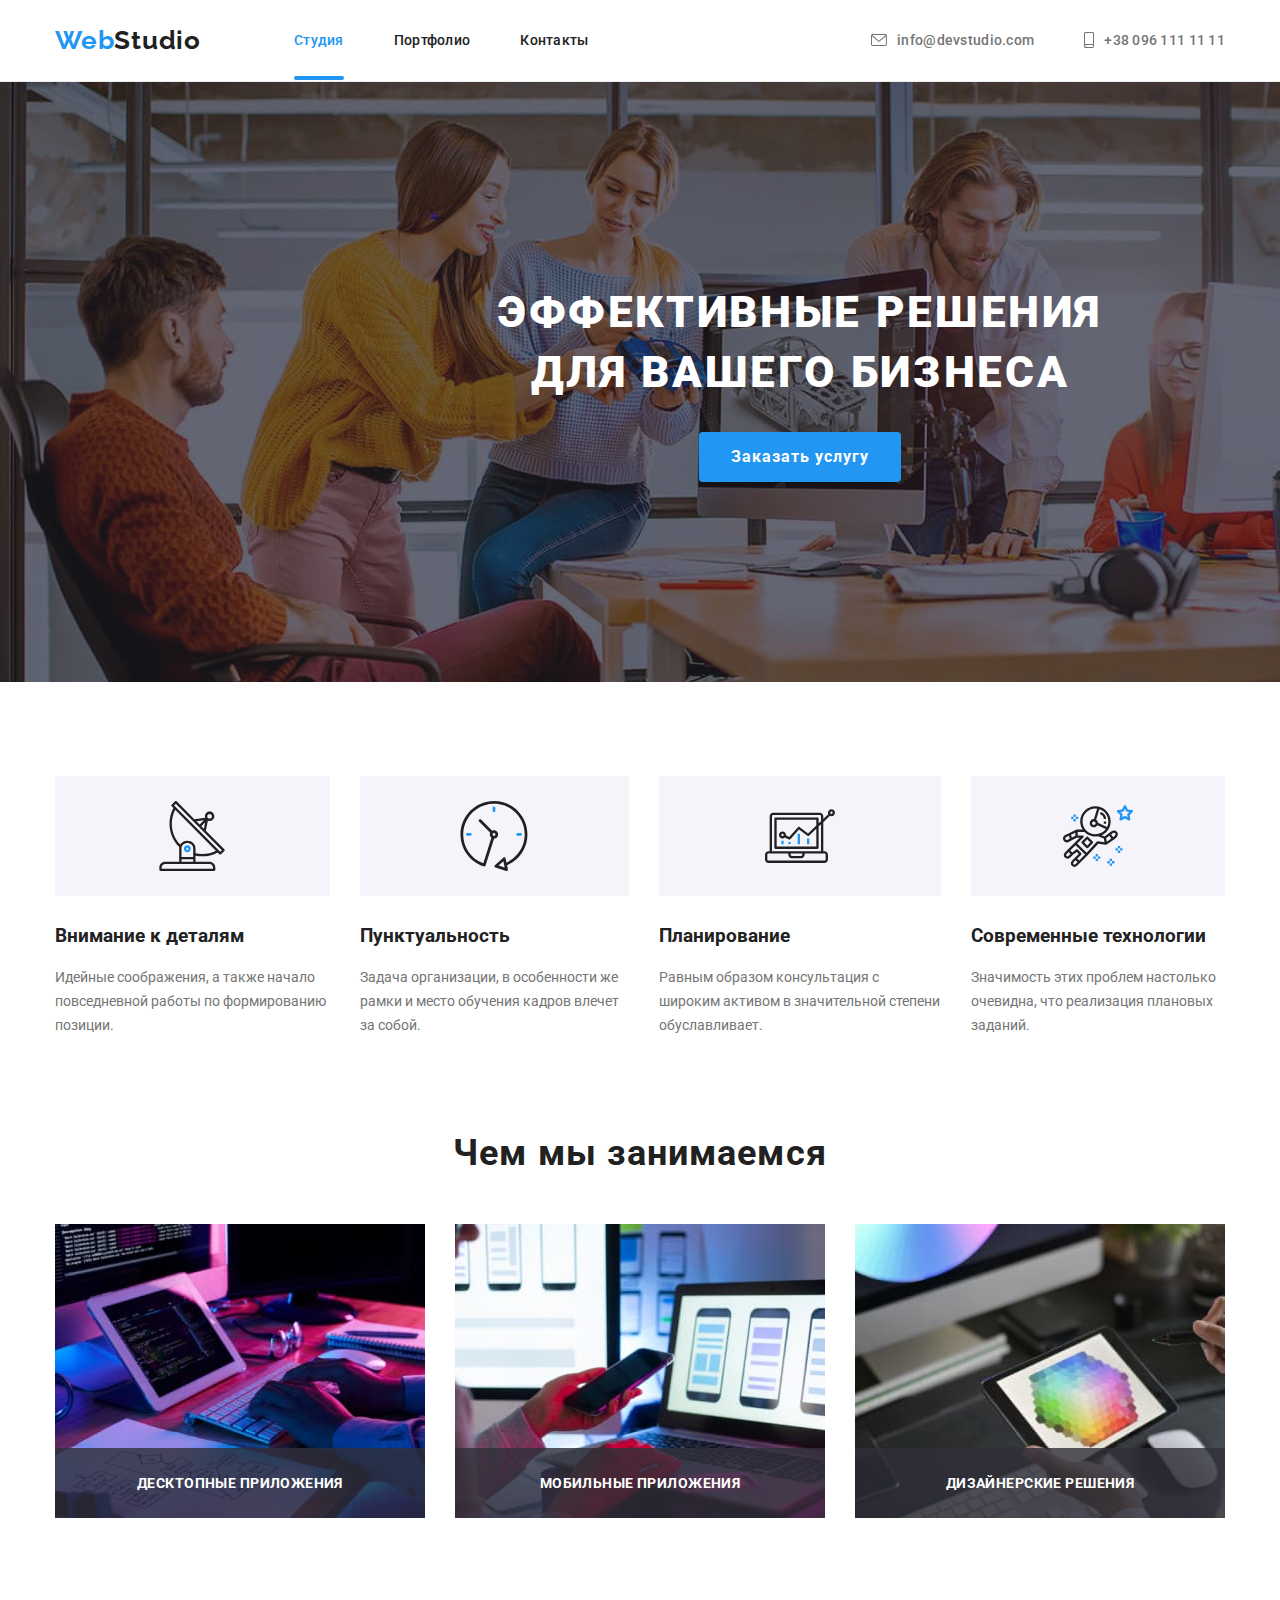
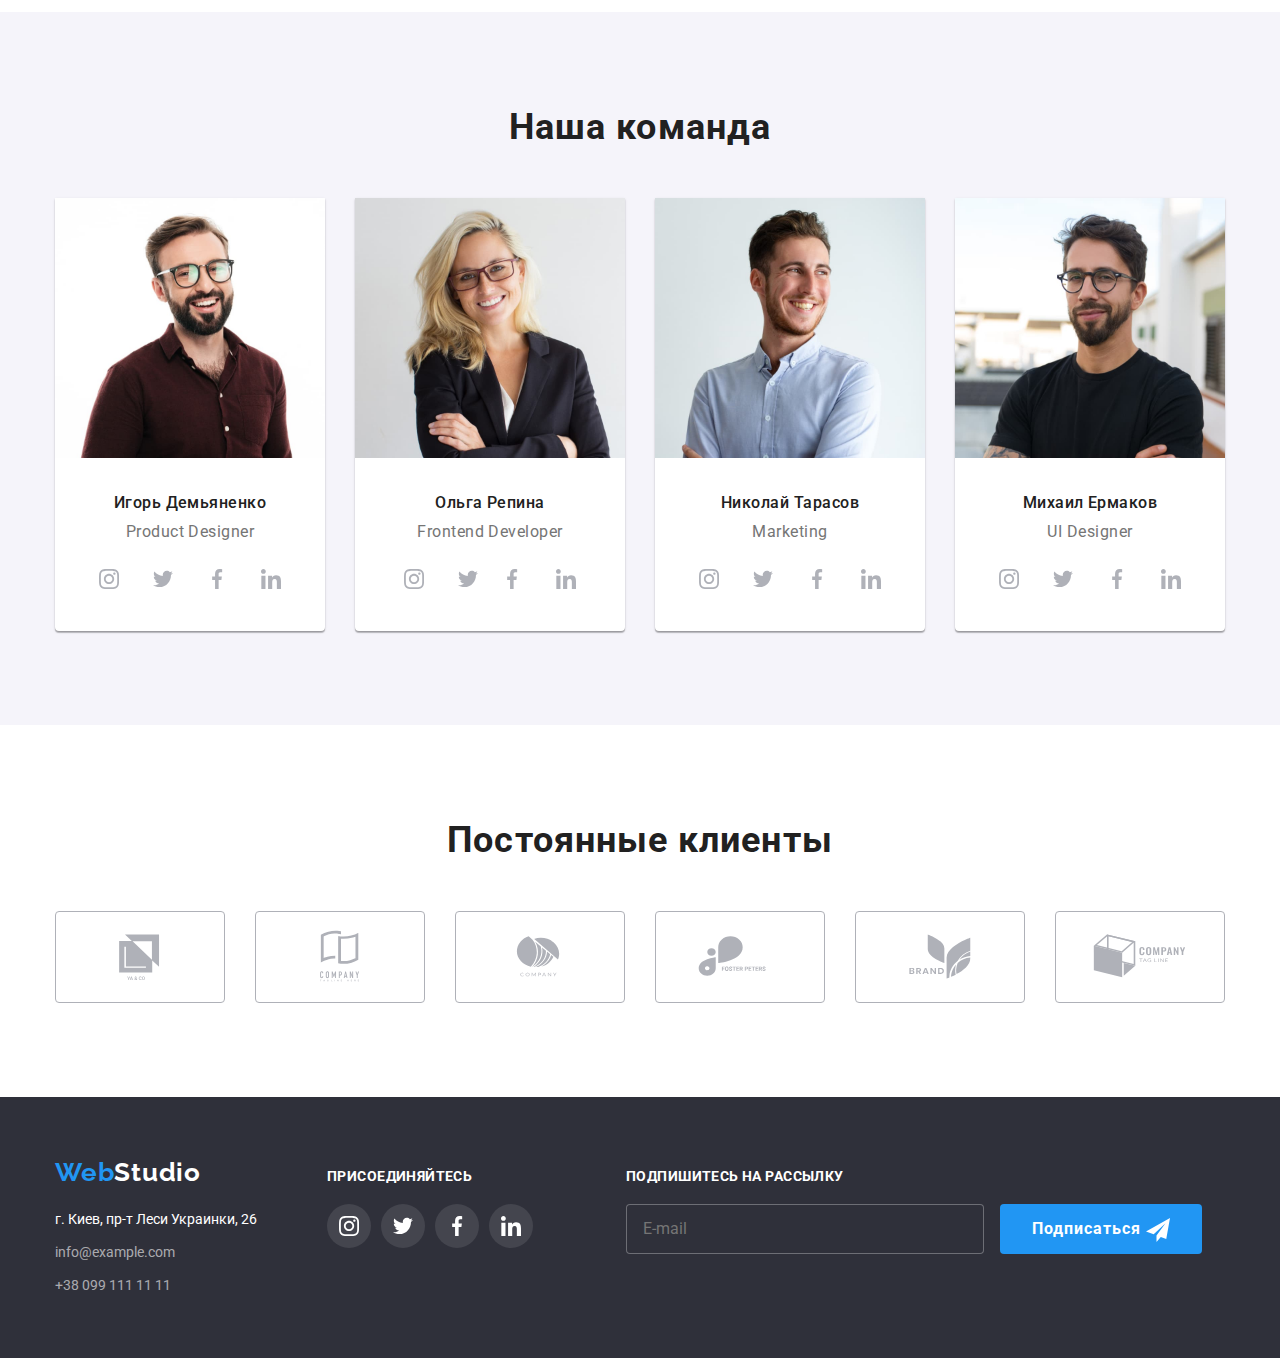
<file: index.html>
<!DOCTYPE html>
<html lang="ru">
<head>
    <meta charset="UTF-8">
    <meta http-equiv="X-UA-Compatible" content="IE=edge">
    <meta name="viewport" content="width=device-width, initial-scale=1.0">
    <title>Студия</title>
    <link rel="stylesheet" href="https://cdnjs.cloudflare.com/ajax/libs/modern-normalize/1.0.0/modern-normalize.css">
    <link rel="preconnect" href="https://fonts.gstatic.com">
    <link href="https://fonts.googleapis.com/css2?family=Raleway:wght@700&family=Roboto:wght@400;500;700;900&display=swap"
        rel="stylesheet">
    <link rel="stylesheet" href="./css/main.min.css">
</head>

<body>
    <header class="header">
        <div class="container header__container">
            <nav class="nav">
                <a class="logo" href="./index.html"> Web<span class="logo__span--color--black">Studio</span></a>
            
                <ul class="nav__list header__nav">
                    <li class="nav__item">
                        <a class="nav__link link nav__link--current" href="./index.html">Студия</a>
                    </li>
                    <li class="nav__item">
                        <a class="nav__link link" href="./portfolio.html">Портфолио</a>
                    </li>
                    <li class="nav__item">
                        <a class="nav__link link" href="">Контакты</a>
                    </li>
                </ul>
            </nav>
            
            <ul class="contacts__list">
                <li class="contacts__item">
                    <a class="contacts__link link" href="mailto:info@devstudio.com">
                        <svg class="contacts__icon mail-icon">
                            <use href="./images/symbol-defs.svg#icon-envelope"></use>
                        </svg>
                        info@devstudio.com
                    </a>
                </li>
                <li class="contacts__list">
                    <a class="contacts__link link" href="tel:+380961111111">
                        <svg class="contacts__icon tell-icon">
                            <use href="./images/symbol-defs.svg#icon-smartphone"></use>
                        </svg>
                        +38 096 111 11 11
                    </a>
                </li>
            </ul>
        </div>
    </header>

    <main>
        <!--Герой-->
        <section class="hero">
            <div class="container hero__container">
                <h1 class="hero__title">Эффективные решения<br> для вашего бизнеса</h1>
                <button class="order-button hero__order-button" type="button" data-modal-open>Заказать услугу</button>
            </div>
        </section>

        <!--Наши качества-->
        <section class="quality section">
            <div class="container">
                <ul class="quality__list">
                    <li class="quality__item">
                        <div class="quality__icon">
                            <svg width="70" height="70">
                                <use href="./images/symbol-defs.svg#icon-antenna"></use>
                            </svg>
                        </div>
                        <h3 class="quality__title">Внимание к деталям</h3>
                        <p class="quality__desc">Идейные соображения, а также начало повседневной работы по формированию позиции.</p>
                    </li>
                
                    <li class="quality__item">
                        <div class="quality__icon">
                            <svg width="70" height="70">
                                <use href="./images/symbol-defs.svg#icon-clock"></use>
                            </svg>
                        </div>
                        <h3 class="quality__title">Пунктуальность</h3>
                        <p class="quality__desc">Задача организации, в особенности же рамки и место обучения кадров влечет за собой.</p>
                    </li>
                
                    <li class="quality__item">
                        <div class="quality__icon">
                            <svg width="70" height="70">
                                <use href="./images/symbol-defs.svg#icon-diagram"></use>
                            </svg>
                        </div>
                        <h3 class="quality__title">Планирование</h3>
                        <p class="quality__desc">Равным образом консультация с широким активом в значительной степени обуславливает.</p>
                    </li>
                
                    <li class="quality__item">
                        <div class="quality__icon">
                            <svg width="70" height="70">
                                <use href="./images/symbol-defs.svg#icon-astronaut"></use>
                            </svg>
                        </div>
                        <h3 class="quality__title">Современные технологии</h3>
                        <p class="quality__desc">Значимость этих проблем настолько очевидна, что реализация плановых заданий.</p>
                    </li>
                </ul>
            </div>
        </section>

        <!--Чем занимаемся-->
        <section class="work section">
            <div class="container">
                <h2 class="work__title">Чем мы занимаемся</h2>
                
                <ul class="work__list">
                    <li class="work__item">
                        <img class="work__image" src="./images/box1.jpg" alt="Планшет на столе" width="370">
                        <div class="work__label">Десктопные приложения</div>
                    </li>
                
                    <li class="work__item">
                        <img class="work__image" src="./images/box2.jpg" alt="Смартфон в руках" width="370">
                        <div class="work__label">Мобильные приложения</div>
                    </li>
                
                    <li class="work__item">
                        <img class="work__image" src="./images/box3.jpg" alt="Графический планшет" width="370">
                        <div class="work__label">Дизайнерские решения</div>
                    </li>
                </ul>
            </div>
        </section>

        <!--Наша команда-->
        <section class="team section">
            <div class="container">
                <h2 class="team__title">Наша команда</h2>
                
                <ul class="team__list">
                    <li class="team__item">
                        <img class="team__image" src="./images/img.jpg" alt="Фото Игоря Демьяненко" width="270">
                        <div class="team__desc">
                            <h3 class="team__name">Игорь Демьяненко</h3>
                            <p class="team__position">Product Designer</p>
                            <ul class="socialmedia__list">
                                <li class="socialmedia__item">
                                    <a class="socialmedia__link socialmedia__link--color--grey" href="">
                                        <svg class="socialmedia__icon">
                                            <use href="./images/symbol-defs.svg#icon-instagram"></use>
                                        </svg>
                                    </a>
                                </li>
                                <li class="socialmedia__item">
                                    <a class="socialmedia__link socialmedia__link--color--grey" href="">
                                        <svg class="socialmedia__icon">
                                            <use href="./images/symbol-defs.svg#icon-twitter"></use>
                                        </svg>
                                    </a>
                                </li>
                                <li class="socialmedia__item">
                                    <a class="socialmedia__link socialmedia__link--color--grey" href="">
                                        <svg class="socialmedia__icon">
                                            <use href="./images/symbol-defs.svg#icon-facebook"></use>
                                        </svg>
                                    </a>
                                </li>
                                <li class="socialmedia__item">
                                    <a class="socialmedia__link socialmedia__link--color--grey" href="">
                                        <svg class="socialmedia__icon">
                                            <use href="./images/symbol-defs.svg#icon-linkedin"></use>
                                        </svg>
                                    </a>
                                </li>
                            </ul>
                        </div>
                    </li>
                
                    <li class="team__item">
                        <img class="team__image" src="./images/img(1).jpg" alt="Фото Ольги Репиной" width="270">
                        <div class="team__desc">
                            <h3 class="team__name">Ольга Репина</h3>
                            <p class="team__position">Frontend Developer</p>
                            <ul class="socialmedia__list">
                                <li class="socialmedia__item">
                                    <a class="socialmedia__link socialmedia__link--color--grey" href="">
                                        <svg class="socialmedia__icon">
                                            <use href="./images/symbol-defs.svg#icon-instagram"></use>
                                        </svg>
                                    </a>
                                </li>
                                <li class="sociamedias__item">
                                    <a class="socialmedia__link socialmedia__link--color--grey" href="">
                                        <svg class="socialmedia__icon">
                                            <use href="./images/symbol-defs.svg#icon-twitter"></use>
                                        </svg>
                                    </a>
                                </li>
                                <li class="socialmedia__item">
                                    <a class="socialmedia__link socialmedia__link--color--grey" href="">
                                        <svg class="socialmedia__icon">
                                            <use href="./images/symbol-defs.svg#icon-facebook"></use>
                                        </svg>
                                    </a>
                                </li>
                                <li class="socialmedia__item">
                                    <a class="socialmedia__link socialmedia__link--color--grey" href="">
                                        <svg class="socialmedia__icon">
                                            <use href="./images/symbol-defs.svg#icon-linkedin"></use>
                                        </svg>
                                    </a>
                                </li>
                            </ul>
                        </div>
                    </li>
                
                    <li class="team__item">
                        <img class="team__image" src="./images/img(2).jpg" alt="Фото Николая Тарасова" width="270">
                        <div class="team__desc">
                            <h3 class="team__name">Николай Тарасов</h3>
                            <p class="team__position">Marketing</p>
                            <ul class="socialmedia__list">
                                <li class="socialmedia__item">
                                    <a class="socialmedia__link socialmedia__link--color--grey" href="">
                                        <svg class="socialmedia__icon">
                                            <use href="./images/symbol-defs.svg#icon-instagram"></use>
                                        </svg>
                                    </a>
                                </li>
                                <li class="socialmedia__item">
                                    <a class="socialmedia__link socialmedia__link--color--grey" href="">
                                        <svg class="socialmedia__icon">
                                            <use href="./images/symbol-defs.svg#icon-twitter"></use>
                                        </svg>
                                    </a>
                                </li>
                                <li class="socialmedia__item">
                                    <a class="socialmedia__link socialmedia__link--color--grey" href="">
                                        <svg class="socialmedia__icon">
                                            <use href="./images/symbol-defs.svg#icon-facebook"></use>
                                        </svg>
                                    </a>
                                </li>
                                <li class="socialmedia__item">
                                    <a class="socialmedia__link socialmedia__link--color--grey" href="">
                                        <svg class="socialmedia__icon">
                                            <use href="./images/symbol-defs.svg#icon-linkedin"></use>
                                        </svg>
                                    </a>
                                </li>
                            </ul>
                        </div>
                    </li>
                
                    <li class="team__item">
                        <img class="team__image" src="./images/img(3).jpg" alt="Фото Михаила Ермакова" width="270">
                        <div class="team__desc">
                            <h3 class="team__name">Михаил Ермаков</h3>
                            <p class="team__position">UI Designer</p>
                            <ul class="socialmedia__list">
                                <li class="socialmedia__item">
                                    <a  class="socialmedia__link socialmedia__link--color--grey" href="">
                                        <svg class="socialmedia__icon">
                                            <use href="./images/symbol-defs.svg#icon-instagram"></use>
                                        </svg>
                                    </a>
                                </li>
                                <li class="socialmedia__item">
                                    <a  class="socialmedia__link socialmedia__link--color--grey" href="">
                                        <svg class="socialmedia__icon">
                                            <use href="./images/symbol-defs.svg#icon-twitter"></use>
                                        </svg>
                                    </a>
                                </li>
                                <li class="socialmedia__item">
                                    <a  class="socialmedia__link socialmedia__link--color--grey" href="">
                                        <svg class="socialmedia__icon">
                                            <use href="./images/symbol-defs.svg#icon-facebook"></use>
                                        </svg>
                                    </a>
                                </li>
                                <li class="socialmedia__item">
                                    <a  class="socialmedia__link socialmedia__link--color--grey" href="">
                                        <svg class="socialmedia__icon">
                                            <use href="./images/symbol-defs.svg#icon-linkedin"></use>
                                        </svg>
                                    </a>
                                </li>
                            </ul>
                        </div>
                    </li>
                </ul>
            </div>
        </section>

        <!--Постоянные клиенты-->
        <section class="client section">
            <div class="container">
                <h2 class="client__title">Постоянные клиенты</h2>

                <ul class="client__list">
                    <li class="client__item">
                        <a class="client__link link" href="">
                            <svg class="client__icon">
                                <use href="./images/symbol-defs.svg#icon-client1"></use>
                            </svg>
                        </a>
                    </li>
                    <li class="client__item">
                        <a class="client__link link" href="">
                            <svg class="client__icon">
                                <use href="./images/symbol-defs.svg#icon-client2"></use>
                            </svg>
                        </a>
                    </li>
                    <li class="client__item">
                        <a class="client__link link" href="">
                            <svg class="client__icon">
                                <use href="./images/symbol-defs.svg#icon-client3"></use>
                            </svg>
                        </a>
                    </li>
                    <li class="client__item">
                        <a class="client__link link" href="">
                            <svg class="client__icon">
                                <use href="./images/symbol-defs.svg#icon-client4"></use>
                            </svg>
                        </a>
                    </li>
                    <li class="client__item">
                        <a class="client__link link" href="">
                            <svg class="client__icon">
                                <use href="./images/symbol-defs.svg#icon-client5"></use>
                            </svg>
                        </a>
                    </li>
                    <li class="client__item">
                        <a class="client__link link" href="">
                            <svg class="client__icon">
                                <use href="./images/symbol-defs.svg#icon-client6"></use>
                            </svg>
                        </a>
                    </li>
                </ul>
            </div>
        </section>
    </main>

    <footer class="footer">
        <div class="container footer__container">
            <div>
                <a class="logo footer__logo" href="./index.html"> Web<span class="logo__span--color--white">Studio</span></a>
    
                <address class="address">
                    <ul class="address__list">
                        <li class="address__item">
                            <a class="address__link link" href="https://goo.gl/maps/9b3qbMeGriDYsaB76" target="_blank">г.
                                Киев, пр-т Леси
                                Украинки, 26</a>
                        </li>
                        <li class="address__item">
                            <a class="address__link link" href="mailto:info@example.com">info@example.com</a>
                        </li>
                        <li class="address__item">
                            <a class="address__link link" href="tel:+380991111111">+38 099 111 11 11</a>
                        </li>
                    </ul>
                </address>
            </div>
    
            <div class="join">
                <h3 class="join__title">присоединяйтесь</h3>
    
                <ul class="socialmedia__list">
                    <li class="socialmedia__item">
                        <a class="socialmedia__link socialmedia__link--color--white socialmedia__link--backcolor--grey"
                            href="">
                            <svg class="socialmedia__icon">
                                <use href="./images/symbol-defs.svg#icon-instagram"></use>
                            </svg>
                        </a>
                    </li>
                    <li class="socialmedia__item">
                        <a class="socialmedia__link socialmedia__link--color--white socialmedia__link--backcolor--grey"
                            href="">
                            <svg class="socialmedia__icon">
                                <use href="./images/symbol-defs.svg#icon-twitter"></use>
                            </svg>
                        </a>
                    </li>
                    <li class="socialmedia__item">
                        <a class="socialmedia__link socialmedia__link--color--white socialmedia__link--backcolor--grey"
                            href="">
                            <svg class="socialmedia__icon">
                                <use href="./images/symbol-defs.svg#icon-facebook"></use>
                            </svg>
                        </a>
                    </li>
                    <li class="socialmedia__item">
                        <a class="socialmedia__link socialmedia__link--color--white socialmedia__link--backcolor--grey"
                            href="">
                            <svg class="socialmedia__icon">
                                <use href="./images/symbol-defs.svg#icon-linkedin"></use>
                            </svg>
                        </a>
                    </li>
                </ul>
            </div>
    
            <form class="subscribe">
                <h3 class="subscribe__title">Подпишитесь на рассылку</h3>
                <label>
                    <input class="subscribe__input" type="email" name="email" placeholder="E-mail">
                </label>
                <button class="subscribe__botton subscribe-button" type="button">
                    Подписаться
                    <svg class="subscribe-button__icon">
                        <use href="./images/symbol-defs.svg#icon-icon-send"></use>
                    </svg>
                </button>
            </form>
        </div>
    </footer>

    <div class="backdrop is-hidden" data-modal>
        <div class="modal">
            <form>
                <h3 class="modal__title">Оставьте свои данные, мы вам перезвоним</h3>

                <label class="modal__label">
                    Имя
                    <input class="modal__input" type="text" name="user-name">
                    <svg class="modal__icon">
                        <use href="./images/symbol-defs.svg#icon-person-black-18dp-1"></use>
                    </svg>
                </label>
                
                <label class="modal__label">
                    Телефон
                    <input class="modal__input" type="number" name="user-tell">
                    <svg class="modal__icon">
                        <use href="./images/symbol-defs.svg#icon-phone-black-18dp-1"></use>
                    </svg>
                </label>
                
                <label class="modal__label">
                    Почта
                    <input class="modal__input" type="email" name="user-email">
                    <svg class="modal__icon">
                        <use href="./images/symbol-defs.svg#icon-email-black-18dp-1"></use>
                    </svg>
                </label>
                
                <label class="modal__label">
                    Комментарий
                    <textarea class="modal__textarea" name="coment" cols="30" rows="6" placeholder="Введите текст"></textarea>
                </label>
                
                <div class="modal-agree">
                    <label class="modal-agree__label">
                        <input class="modal-agree__checkbox" type="checkbox" name="agree">
                        <span class="modal-agree__icon"></span>
                        Соглашаюсь с рассылкой и принимаю <a class="modal-agree__conditions" href="">Условия договора</a>
                    </label>
                
                    <button class="send-button modal__send-button" type="submit">Отправить</button>
                </div>
            </form>

            <button class="button-close" data-modal-close>
                <svg class="button-close__icon">
                    <use href="./images/symbol-defs.svg#icon-close"></use>
                </svg>
            </button>
        </div>
        
    </div>

    <script src="./js/modal.js"></script>
</body>

</html>
</file>
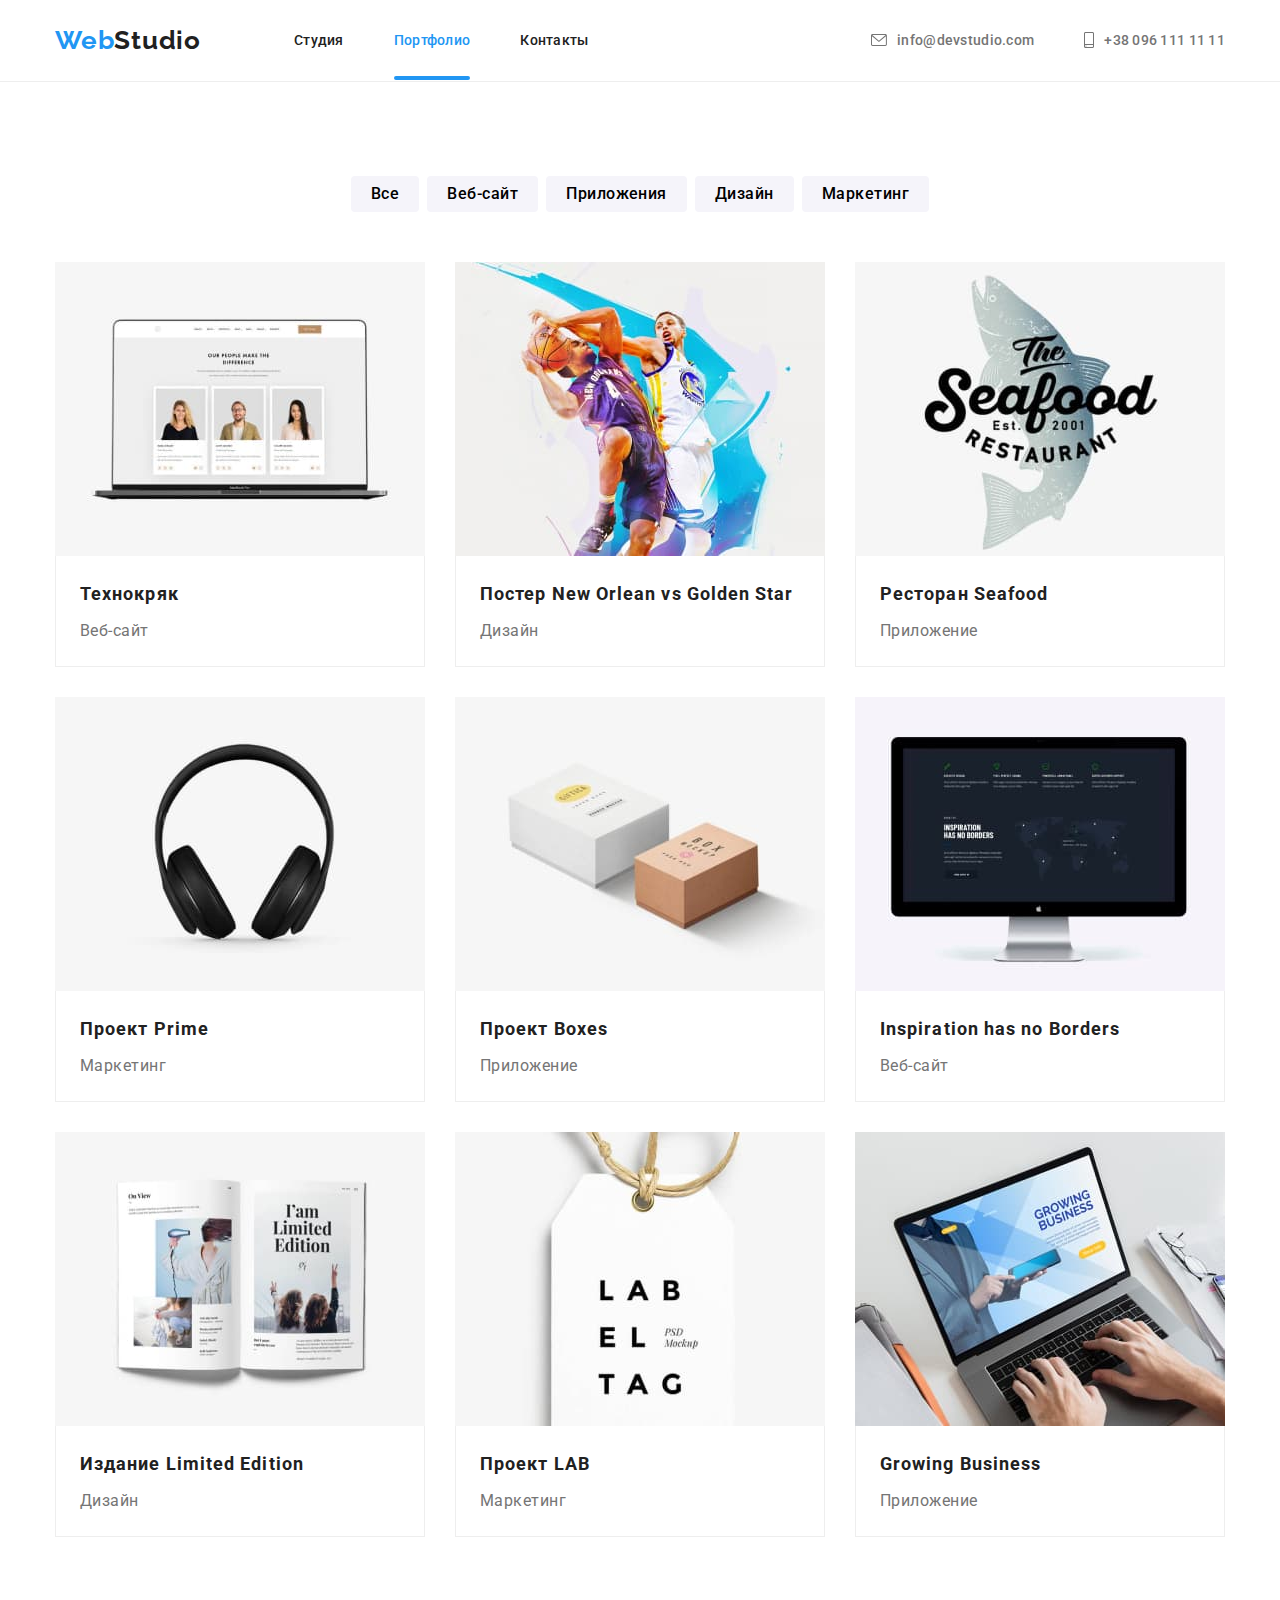
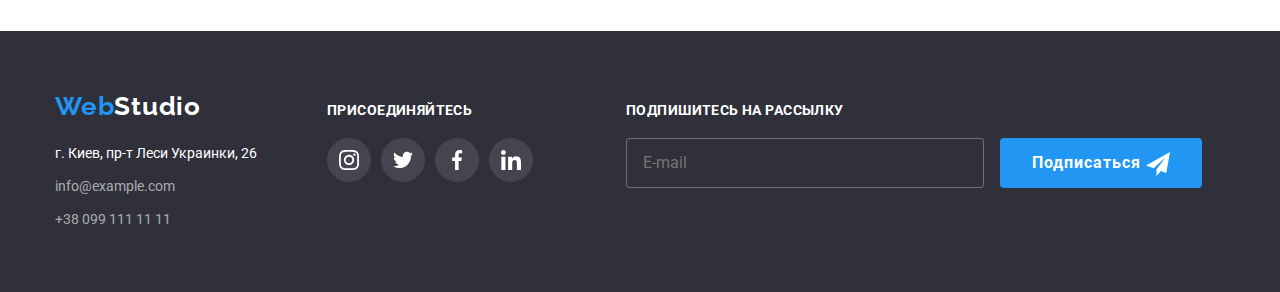
<file: portfolio.html>
<!DOCTYPE html>
<html lang="ru">
<head>
    <meta charset="UTF-8">
    <meta http-equiv="X-UA-Compatible" content="IE=edge">
    <meta name="viewport" content="width=device-width, initial-scale=1.0">
    <title>Портфолио</title>
    <link rel="stylesheet" href="https://cdnjs.cloudflare.com/ajax/libs/modern-normalize/1.0.0/modern-normalize.css">
    <link rel="preconnect" href="https://fonts.gstatic.com">
    <link href="https://fonts.googleapis.com/css2?family=Raleway:wght@700&family=Roboto:wght@400;500;700;900&display=swap"
        rel="stylesheet">
    <link rel="stylesheet" href="./css/main.min.css">
</head>

<body>
    <header class="header">
        <div class="container header__container">
            <nav class="nav">
                <a class="logo" href="./index.html"> Web<span class="logo__span--color--black">Studio</span></a>
    
                <ul class="nav__list header__nav">
                    <li class="nav__item">
                        <a class="nav__link link" href="./index.html">Студия</a>
                    </li>
                    <li class="nav__item">
                        <a class="nav__link link nav__link--current" href="./portfolio.html">Портфолио</a>
                    </li>
                    <li class="nav__item">
                        <a class="nav__link link" href="">Контакты</a>
                    </li>
                </ul>
            </nav>
    
            <ul class="contacts__list">
                <li class="contacts__item">
                    <a class="contacts__link link" href="mailto:info@devstudio.com">
                        <svg class="contacts__icon mail-icon">
                            <use href="./images/symbol-defs.svg#icon-envelope"></use>
                        </svg>
                        info@devstudio.com
                    </a>
                </li>
                <li class="contacts__list">
                    <a class="contacts__link link" href="tel:+380961111111">
                        <svg class="contacts__icon tell-icon">
                            <use href="./images/symbol-defs.svg#icon-smartphone"></use>
                        </svg>
                        +38 096 111 11 11
                    </a>
                </li>
            </ul>
        </div>
    </header>

    <main>
        <section class="section portfolio">
            <div class="container">
                <ul class="filters__list">
                    <li class="filters__item">
                        <button class="filters__button" type="button">Все</button>
                    </li>
                
                    <li class="filters__item">
                        <button class="filters__button" type="button">Веб-сайт</button>
                    </li>
                
                    <li class="filters__item">
                        <button class="filters__button" type="button">Приложения</button>
                    </li>
                
                    <li class="filters__item">
                        <button class="filters__button" type="button">Дизайн</button>
                    </li>
                
                    <li class="filters__item">
                        <button class="filters__button" type="button">Маркетинг</button>
                    </li>
                </ul>
                
                <ul class="portfolio__list">
                    <li class="portfolio__item">
                        <article class="portfolio__article">
                            <a class="portfolio__link link" href="">
                                <div class="portfolio__thumb">
                                    <img class="portfolio__image" src="./images/tehno.jpg" alt="Ноутбук" width="370">
                                    <p class="portfolio__desc">Технокряк это современная площадка распространения коронавируса. Компании используют эту платформу для
                                        цифрового шпионажа и атак на защищённые сервера конкурентов.</p>
                                </div>
                            
                                <div class="portfolio__box">
                                    <h2 class="portfolio__title">Технокряк</h2>
                                    <p class="portfolio__text">Веб-сайт</p>
                                </div>
                            </a>
                        </article>
                    </li>
                
                    <li class="portfolio__item">
                        <article class="portfolio__article">
                            <a class="portfolio__link link" href="">
                                <div class="portfolio__thumb">
                                    <img class="portfolio__image" src="./images/new-orlean.jpg" alt="Баскетбол" width="370">
                                    <p class="portfolio__desc">Технокряк это современная площадка распространения коронавируса. Компании используют эту платформу для
                                        цифрового шпионажа и атак на защищённые сервера конкурентов.</p>
                                </div>
                            
                                <div class="portfolio__box">
                                    <h2 class="portfolio__title">Постер New Orlean vs Golden Star</h2>
                                    <p class="portfolio__text">Дизайн</p>
                                </div>
                            </a>
                        </article>
                    </li>
                
                    <li class="portfolio__item">
                        <article class="portfolio__article">
                            <a class="portfolio__link link" href="">
                                <div class="portfolio__thumb">
                                    <img class="portfolio__image" src="./images/seafood.jpg" alt="Рыба" width="370">
                                    <p class="portfolio__desc">Технокряк это современная площадка распространения коронавируса. Компании используют эту платформу для
                                        цифрового шпионажа и атак на защищённые сервера конкурентов.</p>
                                </div>
                            
                                <div class="portfolio__box">
                                    <h2 class="portfolio__title">Ресторан Seafood</h2>
                                    <p class="portfolio__text">Приложение</p>
                                </div>
                            </a>
                        </article>
                    </li>
                
                    <li class="portfolio__item">
                        <article class="portfolio__article">
                            <a class="portfolio__link link" href="">
                                <div class="portfolio__thumb">
                                    <img class="portfolio__image" src="./images/prime.jpg" alt="Наушники" width="370">
                                    <p class="portfolio__desc">Технокряк это современная площадка распространения коронавируса. Компании используют эту платформу для
                                        цифрового шпионажа и атак на защищённые сервера конкурентов.</p>
                                </div>
                            
                                <div class="portfolio__box">
                                    <h2 class="portfolio__title">Проект Prime</h2>
                                    <p class="portfolio__text">Маркетинг</p>
                                </div>
                            </a>
                        </article>
                    </li>
                
                    <li class="portfolio__item">
                        <article class="portfolio__article">
                            <a class="portfolio__link link" href="">
                                <div class="portfolio__thumb">
                                    <img class="portfolio__image" src="./images/boxes.jpg" alt="Коробка" width="370">
                                    <p class="portfolio__desc">Технокряк это современная площадка распространения коронавируса. Компании используют эту платформу для
                                        цифрового шпионажа и атак на защищённые сервера конкурентов.</p>
                                </div>
                            
                                <div class="portfolio__box">
                                    <h2 class="portfolio__title">Проект Boxes</h2>
                                    <p class="portfolio__text">Приложение</p>
                                </div>
                            </a>
                        </article>
                    </li>
                
                    <li class="portfolio__item">
                        <article class="portfolio__article">
                            <a class="portfolio__link link" href="">
                                <div class="portfolio__thumb">
                                    <img class="portfolio__image" src="./images/inspiration.jpg" alt="Монитор" width="370">
                                    <p class="portfolio__desc">Технокряк это современная площадка распространения коронавируса. Компании используют эту платформу для
                                        цифрового шпионажа и атак на защищённые сервера конкурентов.</p>
                                </div>
                            
                                <div class="portfolio__box">
                                    <h2 class="portfolio__title">Inspiration has no Borders</h2>
                                    <p class="portfolio__text">Веб-сайт</p>
                                </div>
                            </a>
                        </article>
                    </li>
                
                    <li class="portfolio__item">
                        <article class="portfolio__article">
                            <a class="portfolio__link link" href="">
                                <div class="portfolio__thumb">
                                    <img class="portfolio__image" src="./images/limited-edition.jpg" alt="Буклет" width="370">
                                    <p class="portfolio__desc">Технокряк это современная площадка распространения коронавируса. Компании используют эту платформу для
                                        цифрового шпионажа и атак на защищённые сервера конкурентов.</p>
                                </div>
                            
                                <div class="portfolio__box">
                                    <h2 class="portfolio__title">Издание Limited Edition</h2>
                                    <p class="portfolio__text">Дизайн</p>
                                </div>
                            </a>
                        </article>
                    </li>
                
                    <li class="portfolio__item">
                        <article class="portfolio__article">
                            <a class="portfolio__link link" href="">
                                <div class="portfolio__thumb">
                                    <img class="portfolio__image" src="./images/lab.jpg" alt="Бирка" width="370">
                                    <p class="portfolio__desc">Технокряк это современная площадка распространения коронавируса. Компании используют эту платформу для
                                        цифрового шпионажа и атак на защищённые сервера конкурентов.</p>
                                </div>
                            
                                <div class="portfolio__box">
                                    <h2 class="portfolio__title">Проект LAB</h2>
                                    <p class="portfolio__text">Маркетинг</p>
                                </div>
                            </a>
                        </article>
                    </li>
                
                    <li class="portfolio__item">
                        <article class="portfolio__article">
                            <a class="portfolio__link link" href="">
                                <div class="portfolio__thumb">
                                    <img class="portfolio__image" src="./images/growing-business.jpg" alt="Ноутбук" width="370">
                                    <p class="portfolio__desc">Технокряк это современная площадка распространения коронавируса. Компании используют эту платформу для
                                        цифрового шпионажа и атак на защищённые сервера конкурентов.</p>
                                </div>
                            
                                <div class="portfolio__box">
                                    <h2 class="portfolio__title">Growing Business</h2>
                                    <p class="portfolio__text">Приложение</p>
                                </div>
                            </a>
                        </article>
                    </li>
                </ul>
            </div>
        </section>
    </main>
    
    <footer class="footer">
        <div class="container footer__container">
            <div>
                <a class="logo footer__logo" href="./index.html"> Web<span class="logo__span--color--white">Studio</span></a>
    
                <address class="address">
                    <ul class="address__list">
                        <li class="address__item">
                            <a class="address__link link" href="https://goo.gl/maps/9b3qbMeGriDYsaB76" target="_blank">г.
                                Киев, пр-т Леси
                                Украинки, 26</a>
                        </li>
                        <li class="address__item">
                            <a class="address__link link" href="mailto:info@example.com">info@example.com</a>
                        </li>
                        <li class="address__item">
                            <a class="address__link link" href="tel:+380991111111">+38 099 111 11 11</a>
                        </li>
                    </ul>
                </address>
            </div>
    
            <div class="join">
                <h3 class="join__title">присоединяйтесь</h3>
    
                <ul class="socialmedia__list">
                    <li class="socialmedia__item">
                        <a class="socialmedia__link socialmedia__link--color--white socialmedia__link--backcolor--grey"
                            href="">
                            <svg class="socialmedia__icon">
                                <use href="./images/symbol-defs.svg#icon-instagram"></use>
                            </svg>
                        </a>
                    </li>
                    <li class="socialmedia__item">
                        <a class="socialmedia__link socialmedia__link--color--white socialmedia__link--backcolor--grey"
                            href="">
                            <svg class="socialmedia__icon">
                                <use href="./images/symbol-defs.svg#icon-twitter"></use>
                            </svg>
                        </a>
                    </li>
                    <li class="socialmedia__item">
                        <a class="socialmedia__link socialmedia__link--color--white socialmedia__link--backcolor--grey"
                            href="">
                            <svg class="socialmedia__icon">
                                <use href="./images/symbol-defs.svg#icon-facebook"></use>
                            </svg>
                        </a>
                    </li>
                    <li class="socialmedia__item">
                        <a class="socialmedia__link socialmedia__link--color--white socialmedia__link--backcolor--grey"
                            href="">
                            <svg class="socialmedia__icon">
                                <use href="./images/symbol-defs.svg#icon-linkedin"></use>
                            </svg>
                        </a>
                    </li>
                </ul>
            </div>
    
            <form class="subscribe">
                <h3 class="subscribe__title">Подпишитесь на рассылку</h3>
                <label>
                    <input class="subscribe__input" type="email" name="email" placeholder="E-mail">
                </label>
                <button class="subscribe__botton subscribe-button" type="button">
                    Подписаться
                    <svg class="subscribe-button__icon">
                        <use href="./images/symbol-defs.svg#icon-icon-send"></use>
                    </svg>
                </button>
            </form>
        </div>
    </footer>
</body>

</html>
</file>
<file: css/main.min.css>
:root{--brand-color: #2196f3;--black-color: #212121;--grey-color: #757575;--white-color: #ffffff;--icon-color: #afb1b8}*,*::before,*::after{box-sizing:border-box}body{font-family:"Roboto", sans-serif;font-style:normal;color:var(--black-color)}ul{list-style-type:none;margin:0;padding:0}.link{font-style:normal;text-decoration:none;color:var(--black-color);transition:color 250ms cubic-bezier(0.4, 0, 0.2, 1)}.link:hover,.link:focus{color:var(--brand-color)}.container{width:1200px;margin:0 auto;padding:0 15px}.section{padding:94px 0}.logo{font-family:Raleway;font-weight:bold;font-size:26px;line-height:1.192;text-decoration:none;letter-spacing:0.03em;color:var(--brand-color)}.logo__span--color--black{color:var(--black-color)}.logo__span--color--white{color:var(--white-color)}.work__title,.team__title,.client__title{margin:0 auto 50px;font-weight:bold;font-size:36px;line-height:1.167;letter-spacing:0.03em;text-align:center}.header{border-bottom:1px solid #eeeeee;padding:25px 0}.header__nav{margin:0;margin-left:93px}.header__container{display:flex;justify-content:space-between;align-items:center}.nav{display:flex}.nav__list{display:flex;align-items:center;padding:0}.nav__item:not(:last-child){margin-right:50px}.nav__link{font-weight:500;font-size:14px;line-height:1.143;letter-spacing:0.02em}.nav__link--current{display:block;position:relative;color:var(--brand-color)}.nav__link--current::after{display:inline-block;position:absolute;bottom:-32px;left:0;content:"";width:100%;background:#2196f3;border:2px solid;border-radius:2px}.contacts__list{display:flex}.contacts__item:not(:last-child){margin-right:50px}.contacts__icon{margin-right:10px;fill:var(--grey-color);transition:fill 250ms cubic-bezier(0.4, 0, 0.2, 1)}.contacts__icon.mail-icon{height:12px;width:16px}.contacts__icon.tell-icon{height:16px;width:10px}.contacts__link{display:flex;align-items:center;font-weight:500;font-size:14px;line-height:1.143;letter-spacing:0.02em;color:var(--grey-color)}.contacts__link:hover .contacts__icon,.contacts__link:focus .contacts__icon{fill:var(--brand-color)}.hero{max-width:1600px;height:600px;margin-right:auto;margin-left:auto;background-color:#c4c4c4;background-image:linear-gradient(to right, rgba(47,48,58,0.4), rgba(47,48,58,0.4)),url("../images/hero.jpg")}.hero__container{width:1600px;padding-top:200px;padding-bottom:200px}.hero__title{margin:0 auto 30px auto;text-transform:uppercase;text-align:center;font-weight:900;font-size:44px;line-height:1.364;letter-spacing:0.06em;color:var(--white-color)}.hero__order-button{margin:0 auto}.order-button{display:block;padding:10px 32px;font-weight:bold;font-size:16px;line-height:1.875;letter-spacing:0.06em;color:var(--white-color);background-color:var(--brand-color);cursor:pointer;border:none;border-radius:4px;box-shadow:0px 4px 4px rgba(0,0,0,0.15)}.button-close{display:flex;justify-content:center;align-items:center;position:absolute;top:8px;right:8px;width:30px;height:30px;border:1px solid rgba(0,0,0,0.1);border-radius:50%;background-color:#fff;cursor:pointer}.button-close__icon{position:relative;height:100%;width:100%;fill:var(--black-color);transition:fill 250ms cubic-bezier(0.4, 0, 0.2, 1)}.button-close:hover .button-close__icon,.button-close:focus .button-close__icon{fill:var(--brand-color)}.send-button{padding:10px 56px;font-weight:bold;font-size:16px;line-height:1.875;letter-spacing:0.06em;color:var(--white-color);background-color:var(--brand-color);cursor:pointer;border:none;border-radius:4px;box-shadow:0px 4px 4px rgba(0,0,0,0.15)}.filters__button{padding:5px 20px;font-family:Roboto;font-style:normal;font-weight:500;font-size:16px;line-height:1.62;letter-spacing:0.03em;text-align:center;background-color:#f5f4fa;border:none;border-radius:4px;cursor:pointer;transition:background-color 250ms cubic-bezier(0.4, 0, 0.2, 1),color 250ms cubic-bezier(0.4, 0, 0.2, 1),box-shadow 250ms cubic-bezier(0.4, 0, 0.2, 1)}.filters__button:hover,.filters__button:focus{background-color:var(--brand-color);color:var(--white-color);box-shadow:0px 3px 1px rgba(0,0,0,0.1),0px 1px 2px rgba(0,0,0,0.08),0px 2px 2px rgba(0,0,0,0.12)}.subscribe-button{padding:10px 32px;font-weight:bold;font-size:16px;line-height:1.875;letter-spacing:0.06em;color:var(--white-color);background-color:var(--brand-color);cursor:pointer;border:none;border-radius:4px}.subscribe-button__icon{vertical-align:middle;width:24px;height:24px}.backdrop{position:fixed;top:0;left:0;width:100%;height:100%;opacity:1;visibility:visible;transition:opacity 250ms, visibility 250ms;background-color:rgba(0,0,0,0.2)}.backdrop.is-hidden{opacity:0;visibility:hidden;pointer-events:none}.modal{position:absolute;top:50%;left:50%;transform:translate(-50%, -50%);padding:40px;width:528px;box-shadow:0px 1px 3px rgba(0,0,0,0.12),0px 1px 1px rgba(0,0,0,0.14),0px 2px 1px rgba(0,0,0,0.2);border-radius:4px;background-color:#fff}.modal__title{margin:0;margin-bottom:12px;font-weight:bold;font-size:20px;line-height:23px;text-align:center;letter-spacing:0.03em}.modal__label{position:relative;display:flex;flex-direction:column;margin-bottom:10px;font-size:12px;line-height:1.667;letter-spacing:0.01em;color:var(--grey-color)}.modal__icon{position:absolute;bottom:9px;left:12px;width:18px;height:18px;fill:#212121;transition:fill 250ms cubic-bezier(0.4, 0, 0.2, 1)}.modal__send-button{margin-top:30px}.modal__input{margin-top:4px;padding:11px 12px 11px 42px;border:1px solid rgba(33,33,33,0.2);border-radius:4px;cursor:pointer;transition:border 250ms cubic-bezier(0.4, 0, 0.2, 1)}.modal__input:hover,.modal__input:focus{border:1px solid var(--brand-color);outline:none}.modal__input:hover ~ .modal__icon,.modal__input:focus ~ .modal__icon{fill:var(--brand-color)}.modal__textarea{margin-top:4px;padding:12px 16px;font-size:14px;line-height:1.143;letter-spacing:0.01em;border:1px solid rgba(33,33,33,0.2);border-radius:4px;resize:none;cursor:pointer;transition:border 250ms cubic-bezier(0.4, 0, 0.2, 1)}.modal__textarea:hover,.modal__textarea:focus{border:1px solid var(--brand-color);outline:none}.modal__textarea::placeholder{font-size:14px;line-height:1.143;letter-spacing:0.01em;color:rgba(117,117,117,0.5)}.modal-agree{display:flex;flex-direction:column;align-items:center;margin-top:20px}.modal-agree__label{font-size:14px;line-height:1.714;letter-spacing:0.03em;color:var(--grey-color)}.modal-agree__conditions{color:var(--brand-color)}.modal-agree__icon{display:inline-block;vertical-align:text-top;width:16px;height:15px;border:2px solid var(--black-color);border-radius:2px}.modal-agree__checkbox{appearance:none;position:absolute}.modal-agree__checkbox:focus+.modal-agree__icon{border-color:var(--brand-color)}.modal-agree__checkbox:checked+.modal-agree__icon{border-color:transparent;background-color:var(--brand-color);background-image:url("../images/icon-check.svg");background-size:contain;background-origin:border-box}.quality{padding-bottom:0}.quality__list{display:flex;justify-content:space-between}.quality__item:not(:last-child){margin-right:30px}.quality__item:not(:last-child){margin-right:30px}.quality__desc{margin:0;font-size:14px;line-height:1.714;letter-spacing:0.03;color:var(--grey-color)}.quality__icon{display:flex;justify-content:center;align-items:center;margin-bottom:30px;height:120px;background-color:#f5f4fa}.work__list{display:flex;justify-content:space-between}.work__item{position:relative}.work__image{display:block}.work__label{position:absolute;bottom:0;padding:27px 0;width:100%;height:70px;font-weight:bold;font-size:14px;line-height:1.143;letter-spacing:0.03em;text-align:center;text-transform:uppercase;color:var(--white-color);background-color:rgba(47,48,58,0.8)}.team{background-color:#f5f4fa}.team__list{display:flex;justify-content:space-between}.team__item{width:270px;text-align:center;background-color:var(--white-color);box-shadow:0px 1px 3px rgba(0,0,0,0.12),0px 1px 1px rgba(0,0,0,0.14),0px 2px 1px rgba(0,0,0,0.2);border-radius:0px 0px 4px 4px}.team__desc{padding:30px 0}.team__name{margin:0;font-weight:500;font-size:16px;line-height:1.188;letter-spacing:0.03em}.team__position{margin:10px 0 16px 0;font-size:16px;line-height:1.188;letter-spacing:0.03em;color:var(--grey-color)}.socialmedia__list{display:flex;justify-content:center}.socialmedia__item:not(:last-child){margin-right:10px}.socialmedia__icon{height:20px;width:20px;fill:currentColor}.socialmedia__link{display:flex;justify-content:center;align-items:center;width:44px;height:44px;border-radius:50%;transition:background-color 250ms cubic-bezier(0.4, 0, 0.2, 1),color 250ms cubic-bezier(0.4, 0, 0.2, 1)}.socialmedia__link:hover,.socialmedia__link:focus{background-color:var(--brand-color);color:var(--white-color);border-radius:50%}.socialmedia__link--color--grey{color:var(--icon-color)}.socialmedia__link--color--white{color:var(--white-color)}.socialmedia__link--backcolor--grey{background-color:rgba(255,255,255,0.1)}.client__list{display:flex;justify-content:space-between}.client__link{display:flex;justify-content:center;align-items:center;width:170px;height:92px;padding:16px 32px;border:1px solid;border-radius:4px;color:var(--icon-color)}.client__icon{width:106px;height:60px;fill:currentColor}.filters__list{display:flex;justify-content:center;margin:0 auto 50px}.filters__item:not(:last-child){margin-right:8px}.portfolio__list{display:flex;flex-wrap:wrap;justify-content:space-between}.portfolio__item{width:370px;margin-bottom:30px}.portfolio__item:nth-last-child(-n+3){margin-bottom:0}.portfolio__thumb{position:relative;overflow:hidden}.portfolio__image{display:block}.portfolio__box{padding:20px 24px;border:1px solid #eeeeee;border-top:none}.portfolio__title{margin:0;margin-bottom:4px;font-weight:bold;font-size:18px;line-height:2;letter-spacing:0.06em;color:var(--black-color)}.portfolio__text{margin:0;font-size:16px;line-height:1.875;letter-spacing:0.03em;color:var(--grey-color)}.portfolio__desc{position:absolute;top:0;left:0;transform:translateY(100%);width:100%;height:100%;margin:0;padding:63px 24px;font-size:18px;line-height:1.556;letter-spacing:0.03em;color:var(--white-color);background-color:rgba(33,150,243,0.9);transition:transform 250ms cubic-bezier(0.4, 0, 0.2, 1)}.portfolio__link{display:block;transition:box-shadow 250ms cubic-bezier(0.4, 0, 0.2, 1)}.portfolio__link:hover,.portfolio__link:focus{box-shadow:0px 1px 1px rgba(0,0,0,0.12),0px 4px 4px rgba(0,0,0,0.06),1px 4px 6px rgba(0,0,0,0.16)}.portfolio__link:hover .portfolio__desc,.portfolio__link:focus .portfolio__desc{transform:translateY(0)}.footer{background-color:#2f303a;padding:60px 0}.footer__logo{display:inline-block;margin-bottom:20px}.footer__container{display:flex;align-items:baseline}.address__item{color:rgba(255,255,255,0.6)}.address__item:not(:last-child){margin-bottom:9px}.address__item:nth-child(1){color:var(--white-color)}.address__link{font-size:14px;line-height:1.714;color:inherit}.join{margin-left:70px}.join__title{margin:0 0 20px 0;font-weight:bold;font-size:14px;line-height:1.143;letter-spacing:0.03em;text-transform:uppercase;color:var(--white-color)}.subscribe{margin-left:93px}.subscribe__title{margin:0 0 20px 0;font-weight:bold;font-size:14px;line-height:1.143;letter-spacing:0.03em;text-transform:uppercase;color:var(--white-color)}.subscribe__input{padding:15px 16px;height:50px;width:358px;color:var(--white-color);border:1px solid rgba(255,255,255,0.3);border-radius:4px;background-color:#2f303a}.subscribe__botton{margin-left:12px}
/*# sourceMappingURL=main.min.css.map */
</file>
